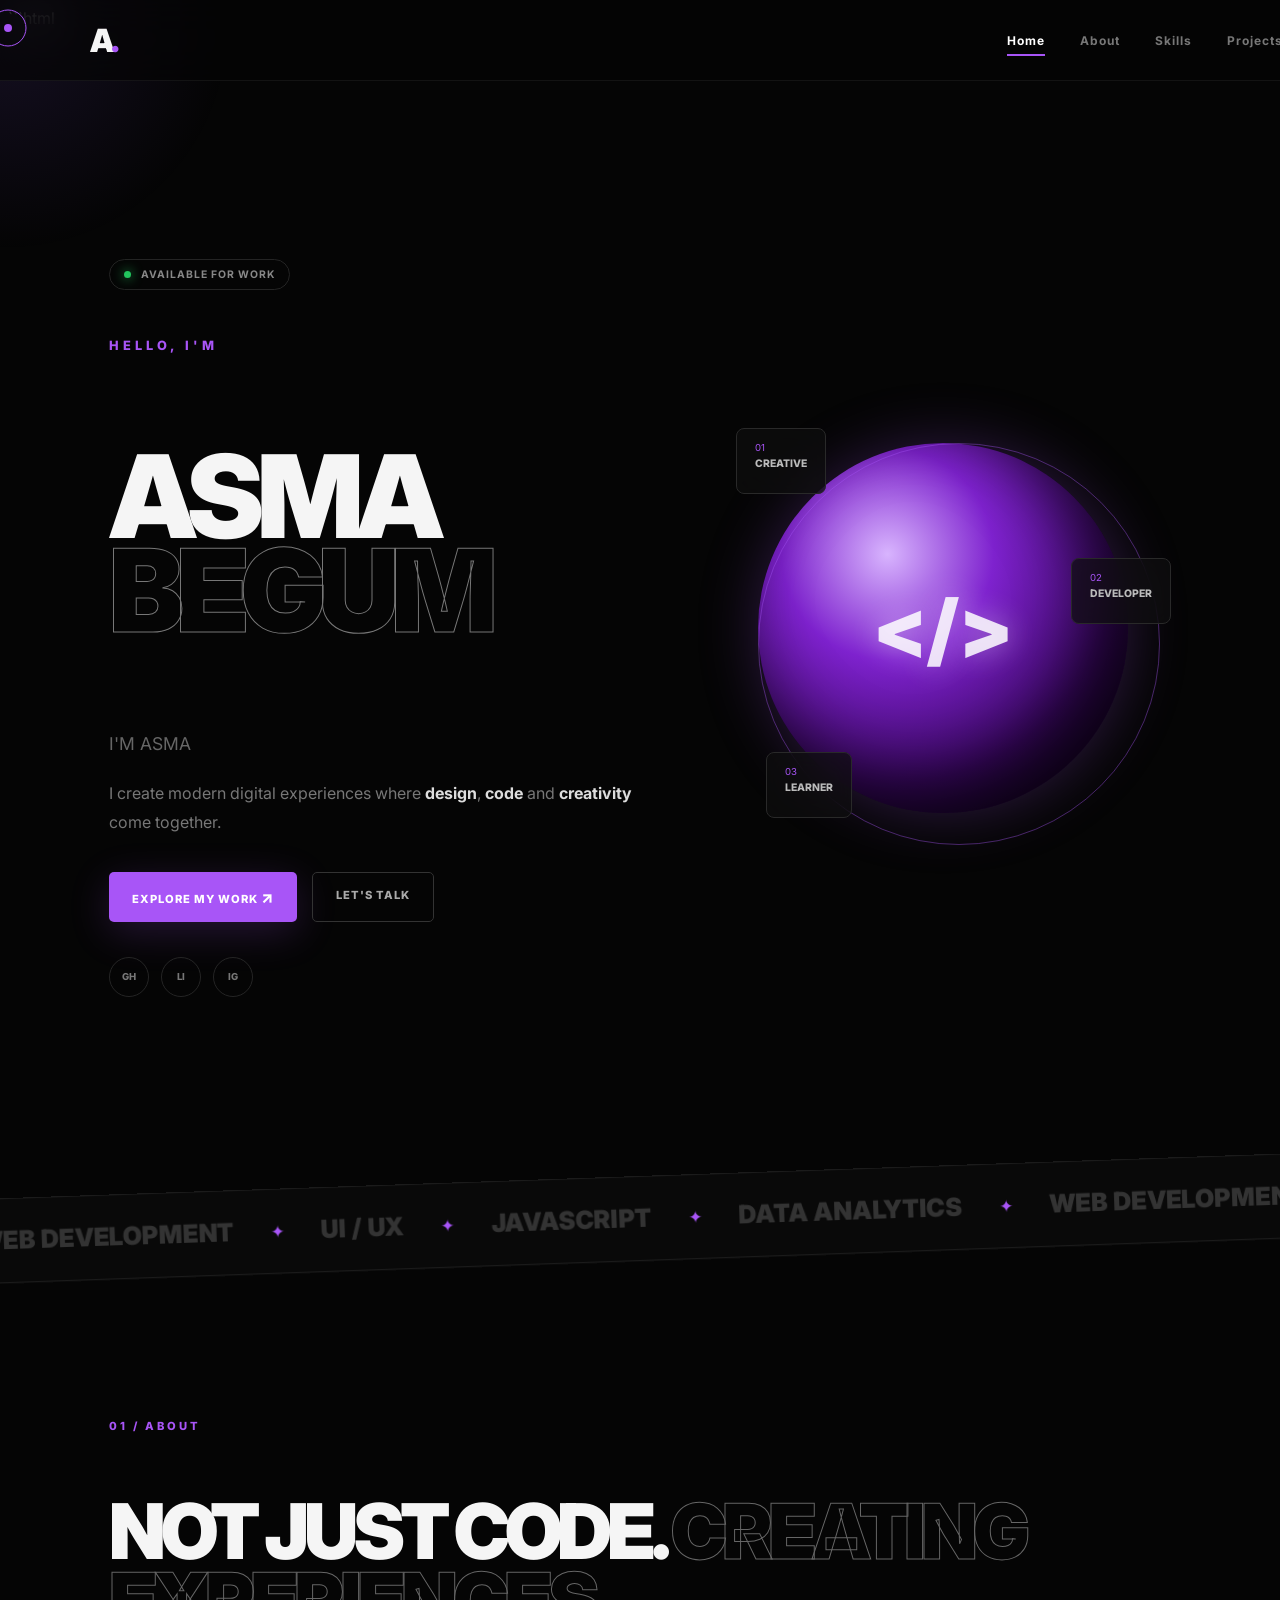
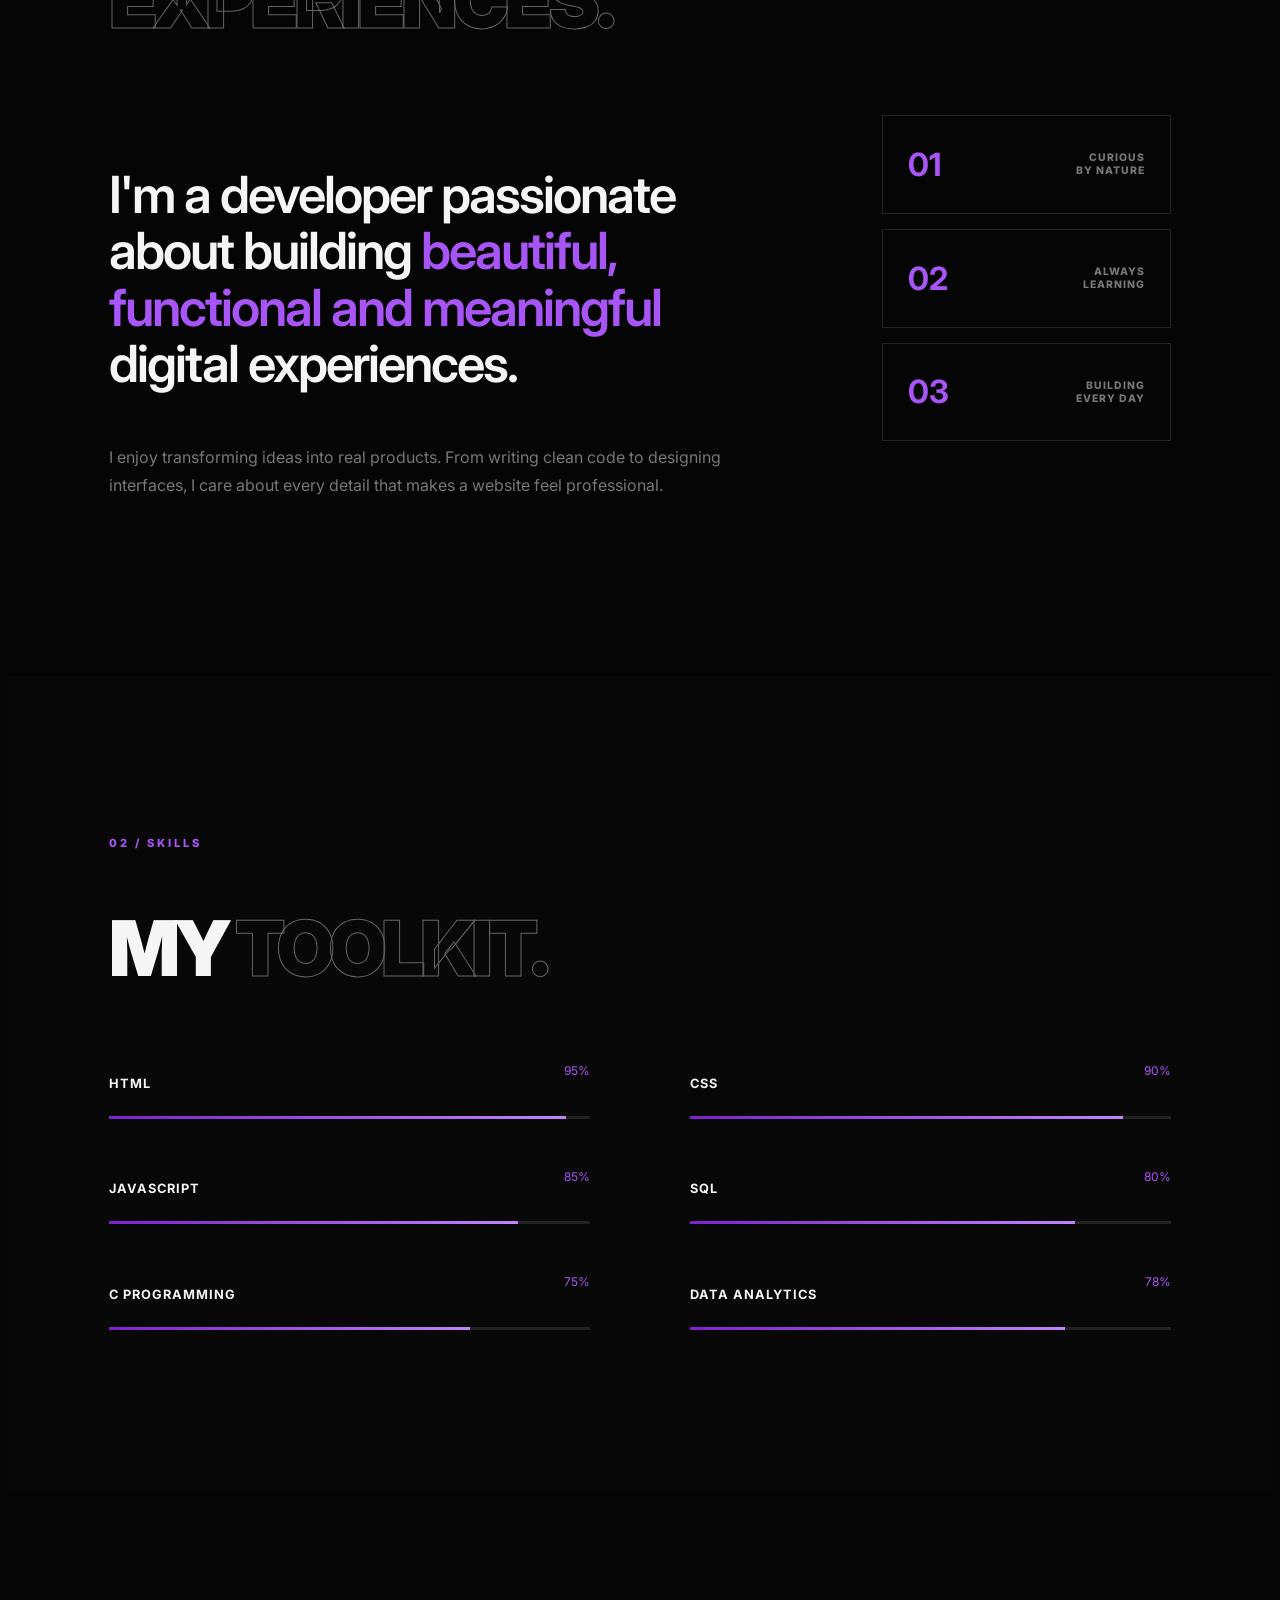
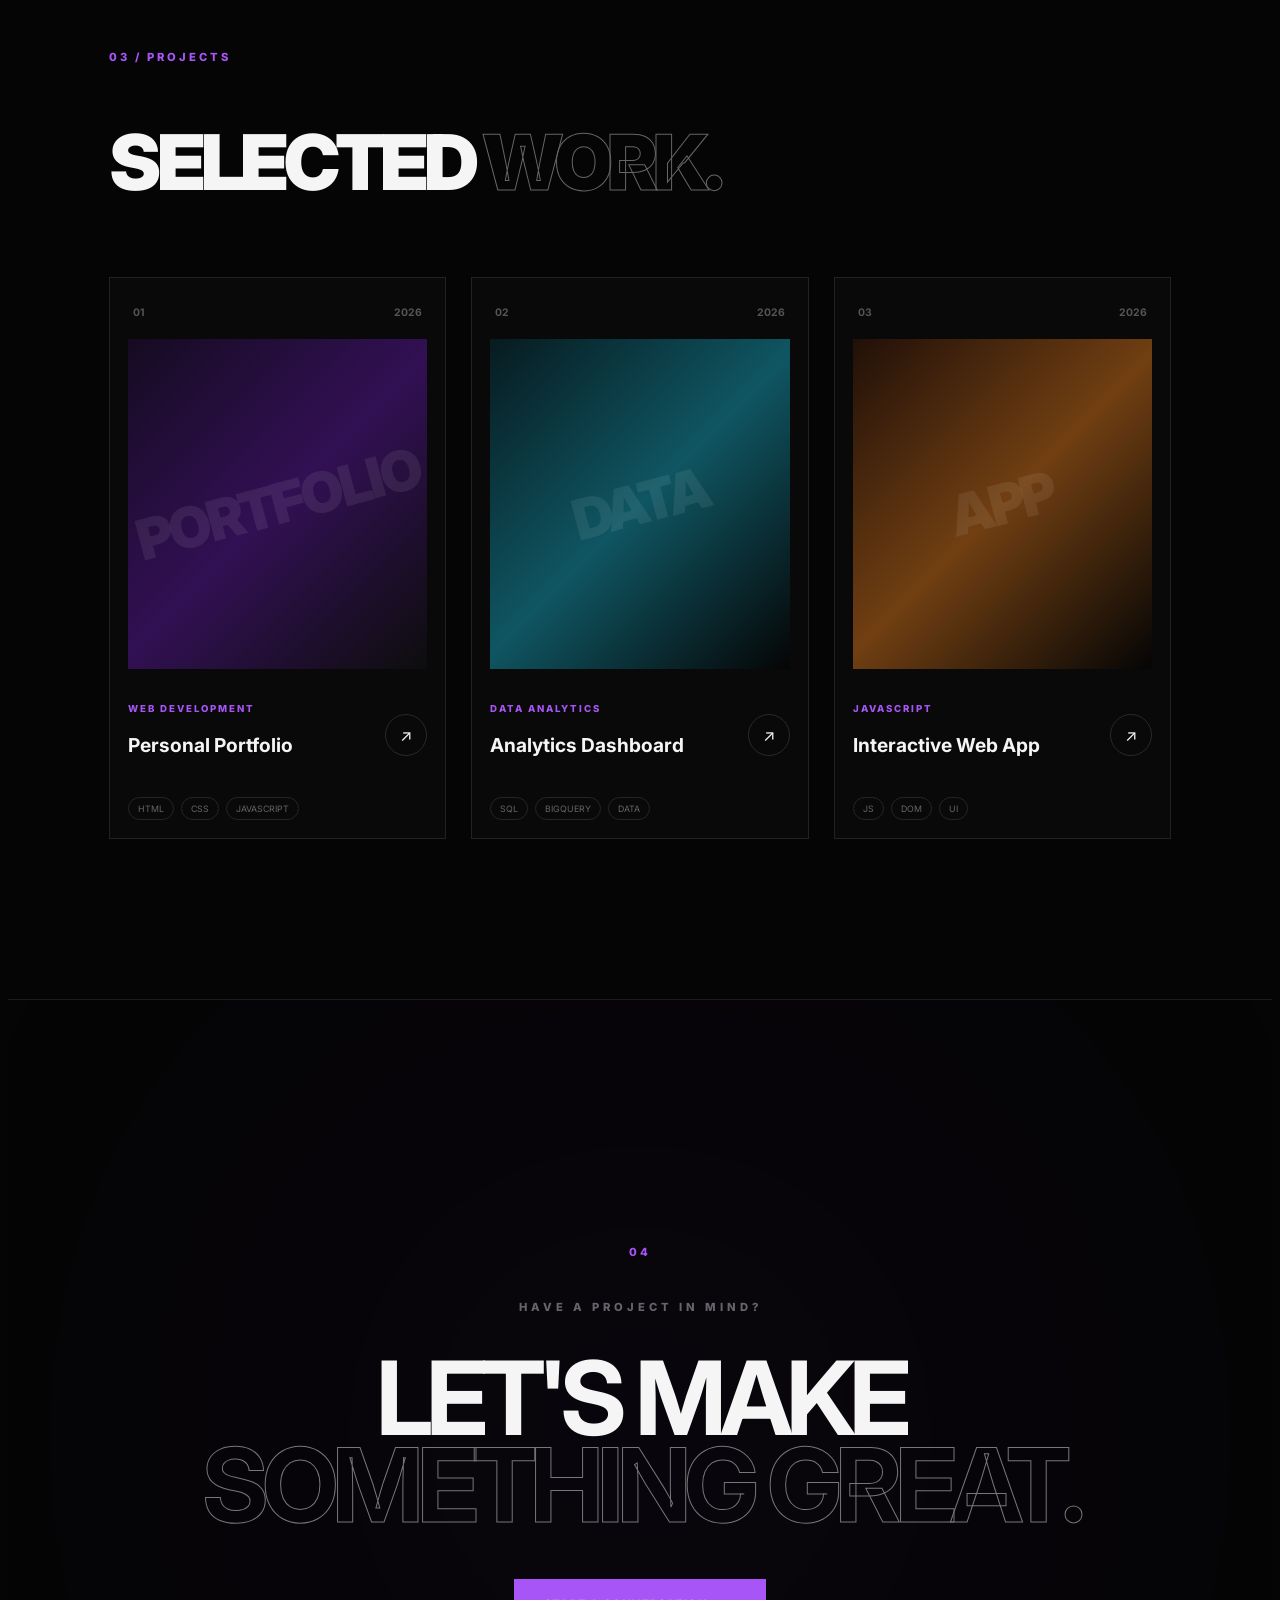
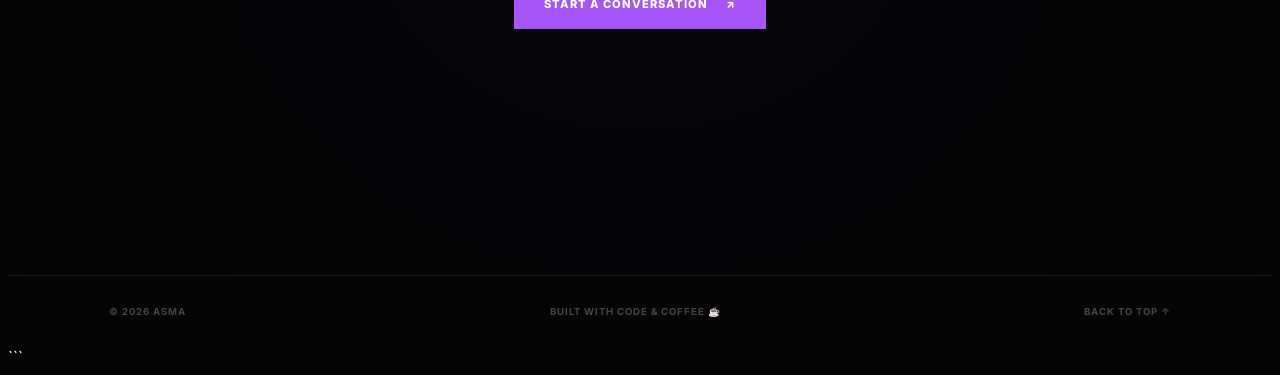
<file: OIBSIP/TASk1/index.html>
```html
<!DOCTYPE html>
<html lang="en">

<head>
    <meta charset="UTF-8">
    <meta name="viewport" content="width=device-width, initial-scale=1.0">

    <title>ASMA — Creative Developer</title>

    <link rel="stylesheet" href="style.css">

    <link rel="preconnect" href="https://fonts.googleapis.com">
    <link rel="preconnect" href="https://fonts.gstatic.com" crossorigin>

    <link href="https://fonts.googleapis.com/css2?family=Inter:wght@400;500;600;700;800;900&display=swap"
        rel="stylesheet">
</head>

<body>

    <!-- CUSTOM CURSOR -->
    <div class="cursor"></div>
    <div class="cursor-outline"></div>

    <!-- MOUSE GLOW -->
    <div class="mouse-glow"></div>


    <!-- NAVBAR -->
    <header class="navbar">

        <a href="#home" class="logo">
            A<span>.</span>
        </a>

        <nav id="nav">

            <a href="#home" class="nav-link active">Home</a>
            <a href="#about" class="nav-link">About</a>
            <a href="#skills" class="nav-link">Skills</a>
            <a href="#projects" class="nav-link">Projects</a>
            <a href="#contact" class="nav-link">Contact</a>

        </nav>

        <button class="menu" id="menu">
            ☰
        </button>

    </header>


    <!-- HERO -->
    <section class="hero" id="home">

        <div class="hero-left">

            <div class="available">
                <span></span>
                AVAILABLE FOR WORK
            </div>

            <p class="intro">
                HELLO, I'M
            </p>

            <h1>
                ASMA
                <br>
                <span>BEGUM</span>
            </h1>

            <div class="hero-role">
                <span>I'M ASMA</span>
                <strong id="typing"></strong>
            </div>

            <p class="hero-text">
                I create modern digital experiences where
                <b>design</b>, <b>code</b> and <b>creativity</b>
                come together.
            </p>

            <div class="hero-buttons">

                <a href="#projects" class="btn main-btn">
                    EXPLORE MY WORK
                    <span>↗</span>
                </a>

                <a href="#contact" class="btn outline-btn">
                    LET'S TALK
                </a>

            </div>

            <div class="socials">

                <a href="#">GH</a>
                <a href="#">LI</a>
                <a href="#">IG</a>

            </div>

        </div>


        <!-- HERO RIGHT -->
        <div class="hero-right">

            <div class="orb">

                <div class="orb-inner">
                    <span>&lt;/&gt;</span>
                </div>

            </div>

            <div class="floating-card card-one">
                <span>01</span>
                <p>CREATIVE</p>
            </div>

            <div class="floating-card card-two">
                <span>02</span>
                <p>DEVELOPER</p>
            </div>

            <div class="floating-card card-three">
                <span>03</span>
                <p>LEARNER</p>
            </div>

        </div>

    </section>


    <!-- MARQUEE -->
    <div class="marquee">

        <div class="marquee-track">

            <span>WEB DEVELOPMENT</span>
            <i>✦</i>
            <span>UI / UX</span>
            <i>✦</i>
            <span>JAVASCRIPT</span>
            <i>✦</i>
            <span>DATA ANALYTICS</span>
            <i>✦</i>

            <span>WEB DEVELOPMENT</span>
            <i>✦</i>
            <span>UI / UX</span>
            <i>✦</i>
            <span>JAVASCRIPT</span>
            <i>✦</i>
            <span>DATA ANALYTICS</span>
            <i>✦</i>

        </div>

    </div>


    <!-- ABOUT -->
    <section class="section" id="about">

        <div class="section-label">
            01 / ABOUT
        </div>

        <div class="section-heading">

            <h2>
                NOT JUST CODE.
                <span>CREATING EXPERIENCES.</span>
            </h2>

        </div>


        <div class="about-content">

            <div class="about-main">

                <p class="big-text">
                    I'm a developer passionate about building
                    <span>beautiful, functional and meaningful</span>
                    digital experiences.
                </p>

                <p>
                    I enjoy transforming ideas into real products.
                    From writing clean code to designing interfaces,
                    I care about every detail that makes a website
                    feel professional.
                </p>

            </div>


            <div class="about-side">

                <div class="number-box">
                    <strong>01</strong>
                    <p>CURIOUS<br>BY NATURE</p>
                </div>

                <div class="number-box">
                    <strong>02</strong>
                    <p>ALWAYS<br>LEARNING</p>
                </div>

                <div class="number-box">
                    <strong>03</strong>
                    <p>BUILDING<br>EVERY DAY</p>
                </div>

            </div>

        </div>

    </section>


    <!-- SKILLS -->
    <section class="section skills-section" id="skills">

        <div class="section-label">
            02 / SKILLS
        </div>

        <div class="section-heading">

            <h2>
                MY <span>TOOLKIT.</span>
            </h2>

        </div>


        <div class="skills-container">

            <div class="skill">

                <div class="skill-top">
                    <h3>HTML</h3>
                    <span>95%</span>
                </div>

                <div class="bar">
                    <div class="fill" style="width:95%"></div>
                </div>

            </div>


            <div class="skill">

                <div class="skill-top">
                    <h3>CSS</h3>
                    <span>90%</span>
                </div>

                <div class="bar">
                    <div class="fill" style="width:90%"></div>
                </div>

            </div>


            <div class="skill">

                <div class="skill-top">
                    <h3>JAVASCRIPT</h3>
                    <span>85%</span>
                </div>

                <div class="bar">
                    <div class="fill" style="width:85%"></div>
                </div>

            </div>


            <div class="skill">

                <div class="skill-top">
                    <h3>SQL</h3>
                    <span>80%</span>
                </div>

                <div class="bar">
                    <div class="fill" style="width:80%"></div>
                </div>

            </div>


            <div class="skill">

                <div class="skill-top">
                    <h3>C PROGRAMMING</h3>
                    <span>75%</span>
                </div>

                <div class="bar">
                    <div class="fill" style="width:75%"></div>
                </div>

            </div>


            <div class="skill">

                <div class="skill-top">
                    <h3>DATA ANALYTICS</h3>
                    <span>78%</span>
                </div>

                <div class="bar">
                    <div class="fill" style="width:78%"></div>
                </div>

            </div>

        </div>

    </section>


    <!-- PROJECTS -->
    <section class="section" id="projects">

        <div class="section-label">
            03 / PROJECTS
        </div>

        <div class="section-heading">

            <h2>
                SELECTED <span>WORK.</span>
            </h2>

        </div>


        <div class="projects">


            <!-- PROJECT 1 -->
            <article class="project">

                <div class="project-top">

                    <span>01</span>

                    <span>2026</span>

                </div>

                <div class="project-visual visual-one">

                    <div class="visual-text">
                        PORTFOLIO
                    </div>

                </div>

                <div class="project-info">

                    <div>

                        <p>WEB DEVELOPMENT</p>

                        <h3>Personal Portfolio</h3>

                    </div>

                    <a href="#">↗</a>

                </div>

                <div class="tags">

                    <span>HTML</span>
                    <span>CSS</span>
                    <span>JAVASCRIPT</span>

                </div>

            </article>


            <!-- PROJECT 2 -->
            <article class="project">

                <div class="project-top">

                    <span>02</span>

                    <span>2026</span>

                </div>

                <div class="project-visual visual-two">

                    <div class="visual-text">
                        DATA
                    </div>

                </div>

                <div class="project-info">

                    <div>

                        <p>DATA ANALYTICS</p>

                        <h3>Analytics Dashboard</h3>

                    </div>

                    <a href="#">↗</a>

                </div>

                <div class="tags">

                    <span>SQL</span>
                    <span>BIGQUERY</span>
                    <span>DATA</span>

                </div>

            </article>


            <!-- PROJECT 3 -->
            <article class="project">

                <div class="project-top">

                    <span>03</span>

                    <span>2026</span>

                </div>

                <div class="project-visual visual-three">

                    <div class="visual-text">
                        APP
                    </div>

                </div>

                <div class="project-info">

                    <div>

                        <p>JAVASCRIPT</p>

                        <h3>Interactive Web App</h3>

                    </div>

                    <a href="#">↗</a>

                </div>

                <div class="tags">

                    <span>JS</span>
                    <span>DOM</span>
                    <span>UI</span>

                </div>

            </article>


        </div>

    </section>


    <!-- CTA -->
    <section class="cta" id="contact">

        <div class="cta-number">
            04
        </div>

        <p>
            HAVE A PROJECT IN MIND?
        </p>

        <h2>
            LET'S MAKE
            <span>SOMETHING GREAT.</span>
        </h2>

        <a href="mailto:yourmail@example.com" class="cta-button">
            START A CONVERSATION
            <span>↗</span>
        </a>

    </section>


    <!-- FOOTER -->
    <footer>

        <div>
            © 2026 ASMA
        </div>

        <div>
            BUILT WITH CODE & COFFEE ☕
        </div>

        <a href="#home">
            BACK TO TOP ↑
        </a>

    </footer>


    <script src="script.js"></script>

</body>

</html>
```
</file>
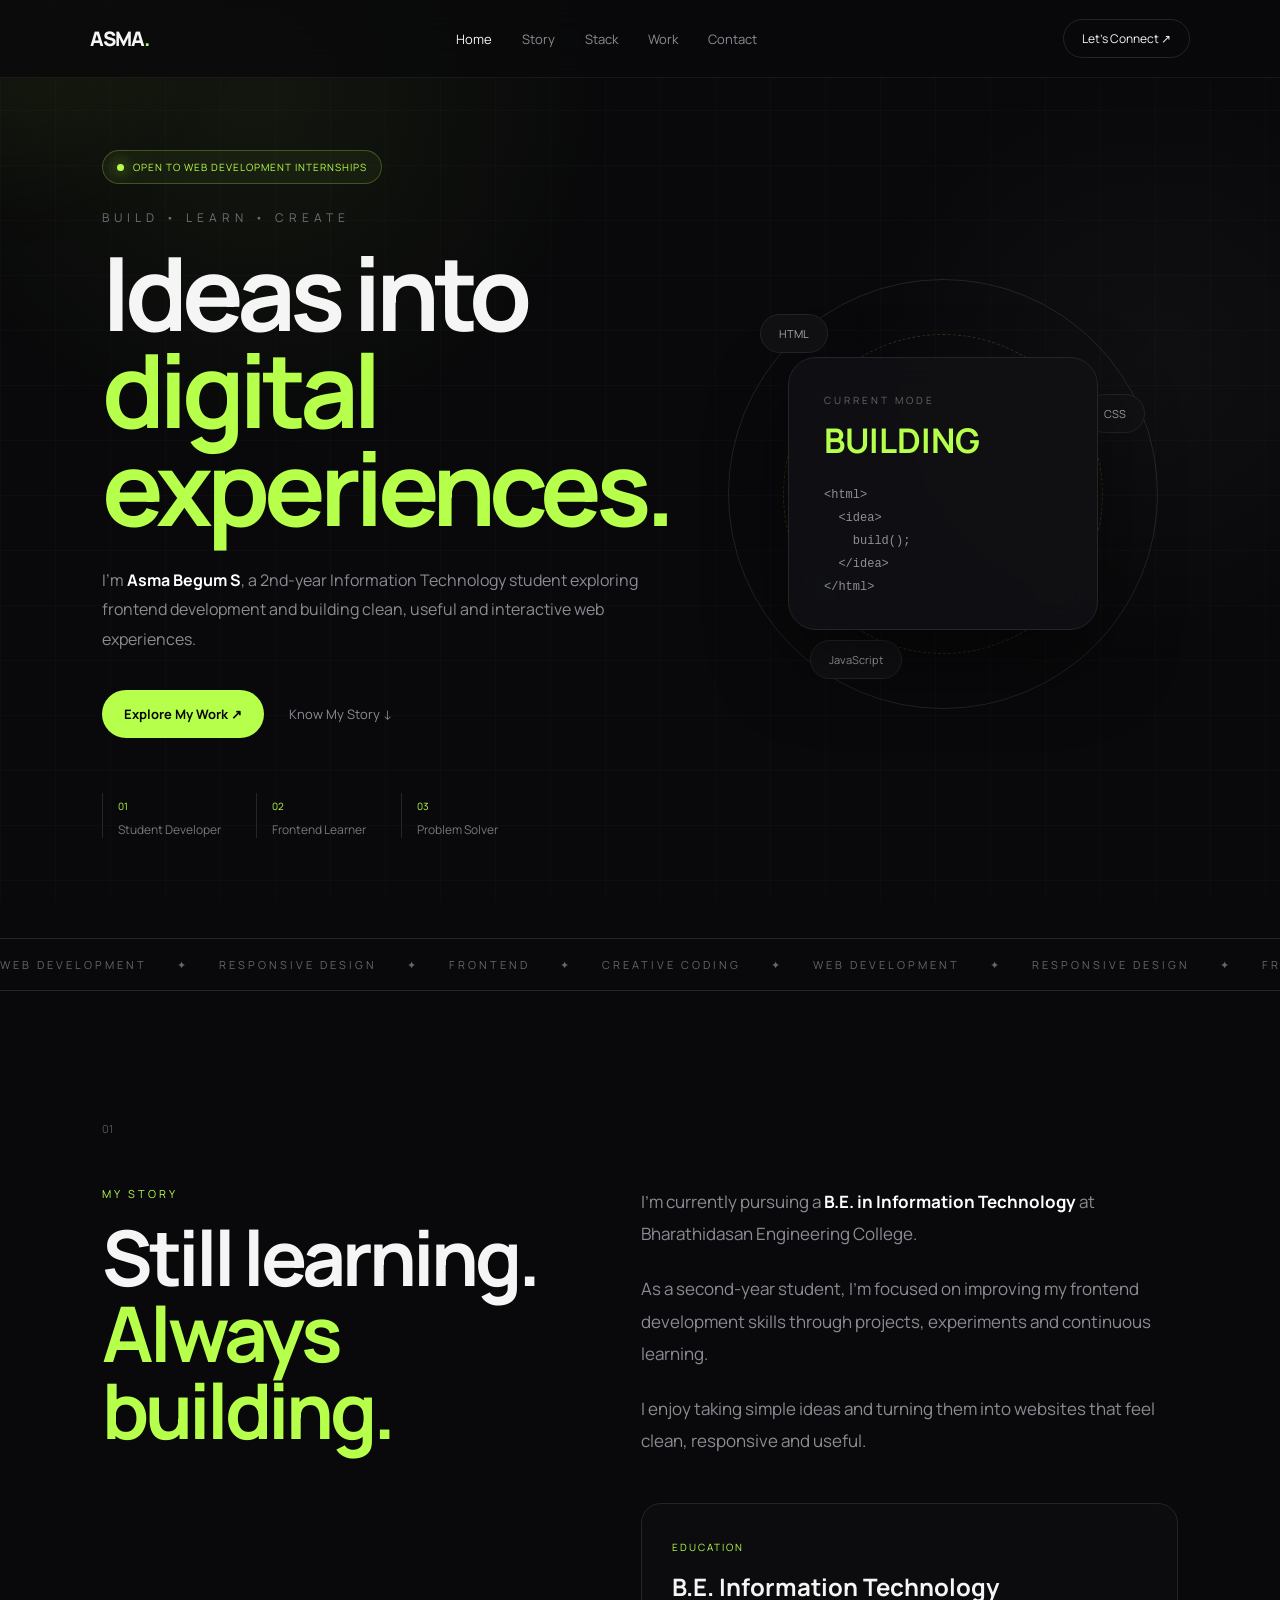
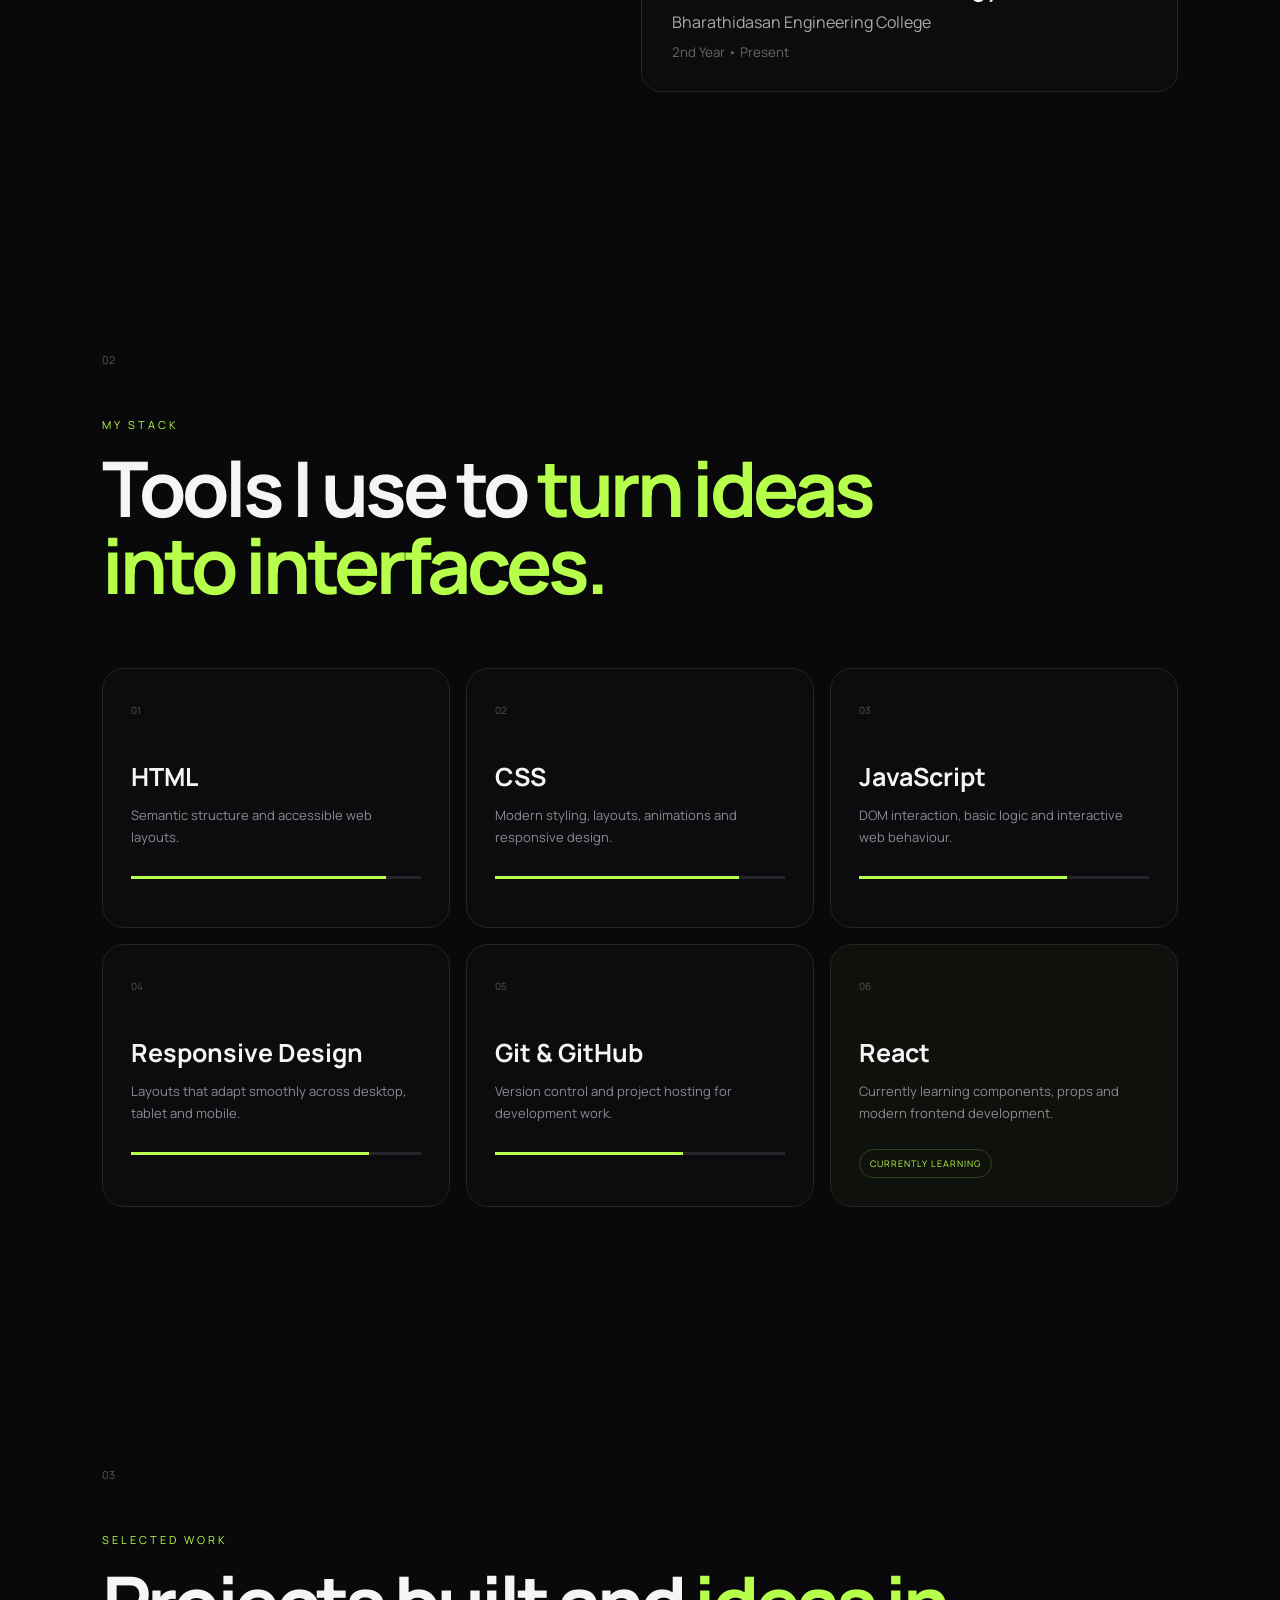
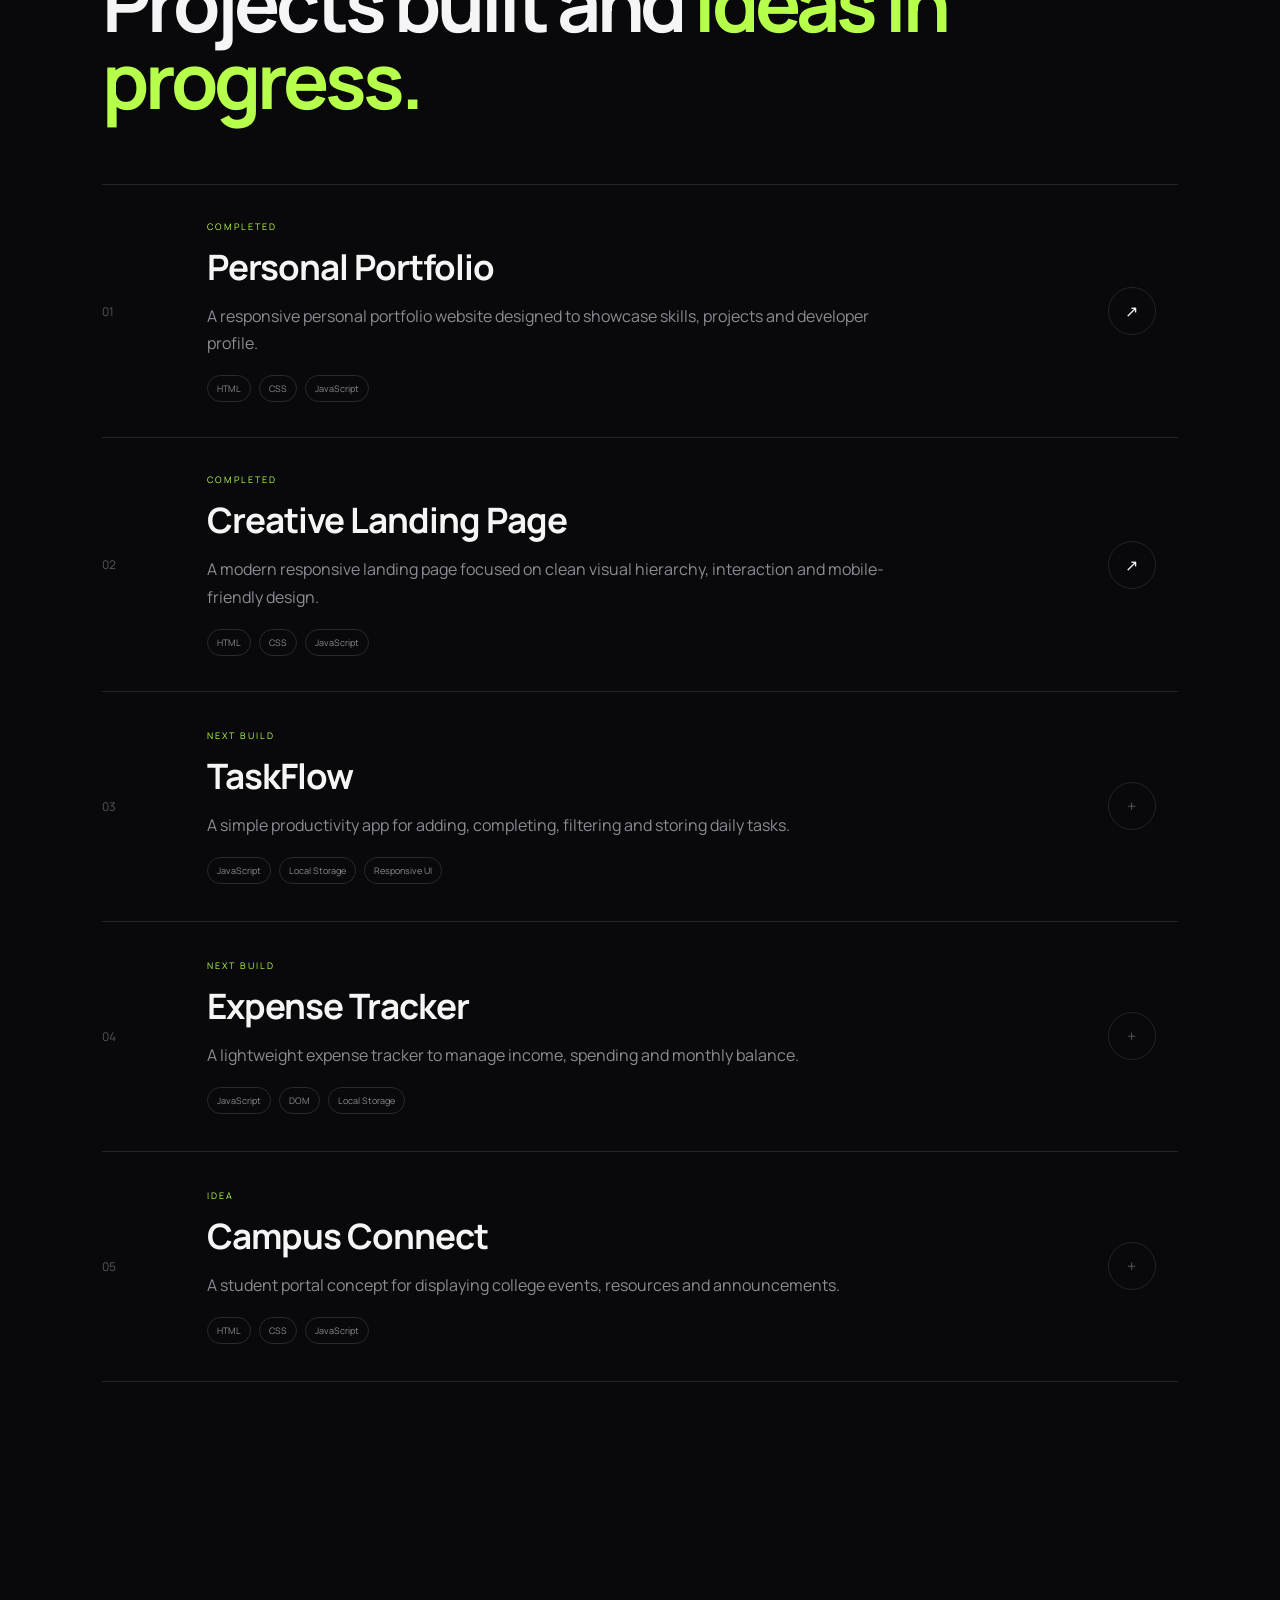
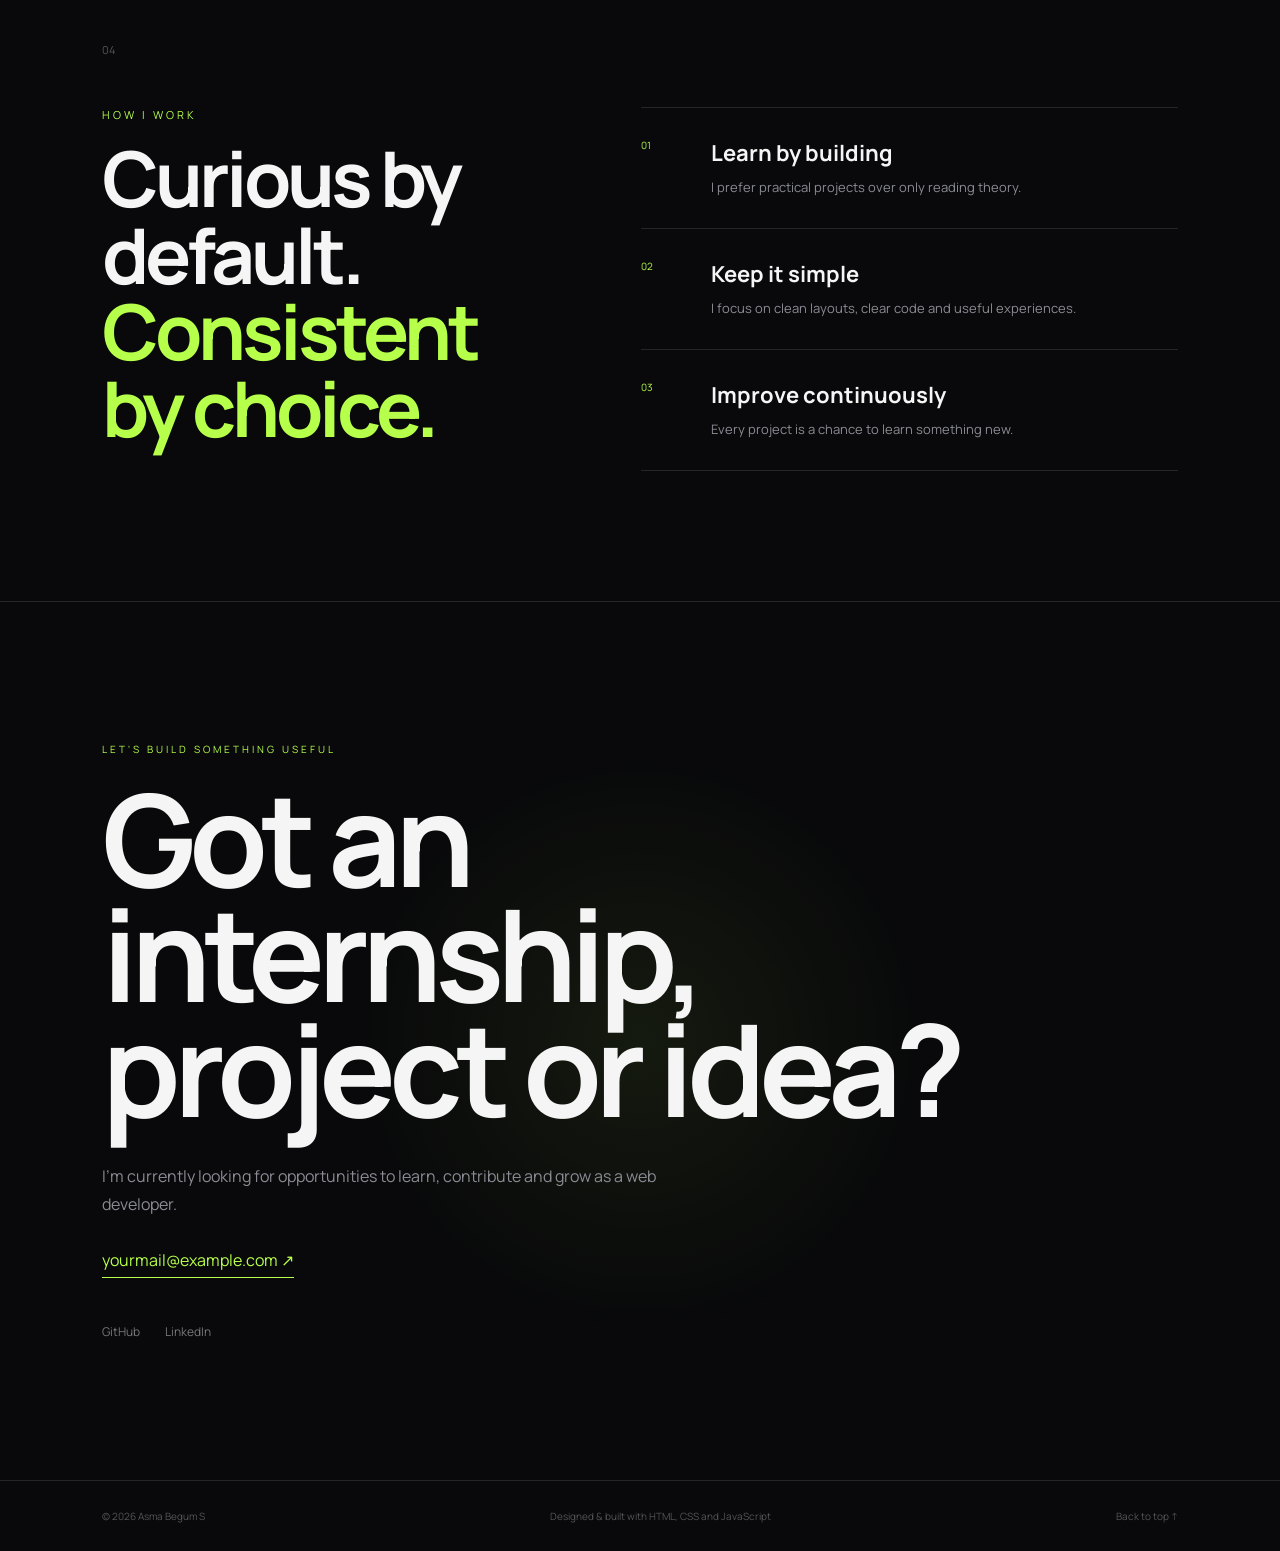
<file: OIBSIP/TASK2/index.html>
<!DOCTYPE html>
<html lang="en">
<head>
  <meta charset="UTF-8" />
  <meta name="viewport" content="width=device-width, initial-scale=1.0" />
  <title>Asma Begum S | Web Developer</title>

  <link rel="stylesheet" href="style.css" />
  <link rel="preconnect" href="https://fonts.googleapis.com">
  <link rel="preconnect" href="https://fonts.gstatic.com" crossorigin>
  <link href="https://fonts.googleapis.com/css2?family=Manrope:wght@400;500;600;700;800&display=swap" rel="stylesheet">
</head>

<body>

  <div class="cursor-glow"></div>

  <!-- NAV -->
  <header class="navbar">
    <a href="#home" class="logo">ASMA<span>.</span></a>

    <nav>
      <a href="#home">Home</a>
      <a href="#story">Story</a>
      <a href="#stack">Stack</a>
      <a href="#work">Work</a>
      <a href="#contact">Contact</a>
    </nav>

    <a href="#contact" class="nav-btn">Let's Connect ↗</a>

    <button class="menu-btn" aria-label="Open menu">☰</button>
  </header>

  <!-- HERO -->
  <main>

    <section id="home" class="hero">

      <div class="hero-left">

        <div class="status-pill">
          <span></span>
          OPEN TO WEB DEVELOPMENT INTERNSHIPS
        </div>

        <p class="eyebrow">BUILD • LEARN • CREATE</p>

        <h1>
          Ideas into
          <span>digital experiences.</span>
        </h1>

        <p class="hero-text">
          I'm <strong>Asma Begum S</strong>, a 2nd-year Information Technology student
          exploring frontend development and building clean, useful and interactive web experiences.
        </p>

        <div class="hero-actions">
          <a href="#work" class="primary-btn">Explore My Work ↗</a>
          <a href="#story" class="text-btn">Know My Story ↓</a>
        </div>

        <div class="mini-info">
          <div>
            <span>01</span>
            <p>Student Developer</p>
          </div>

          <div>
            <span>02</span>
            <p>Frontend Learner</p>
          </div>

          <div>
            <span>03</span>
            <p>Problem Solver</p>
          </div>
        </div>

      </div>

      <div class="hero-right">

        <div class="visual-ring ring-one"></div>
        <div class="visual-ring ring-two"></div>

        <div class="center-card">
          <p class="card-label">CURRENT MODE</p>

          <h2 id="typingText">LEARNING</h2>

          <div class="code-lines">
            <span>&lt;html&gt;</span>
            <span>&nbsp;&nbsp;&lt;idea&gt;</span>
            <span>&nbsp;&nbsp;&nbsp;&nbsp;build();</span>
            <span>&nbsp;&nbsp;&lt;/idea&gt;</span>
            <span>&lt;/html&gt;</span>
          </div>
        </div>

        <div class="floating-pill pill-one">
          HTML
        </div>

        <div class="floating-pill pill-two">
          CSS
        </div>

        <div class="floating-pill pill-three">
          JavaScript
        </div>

      </div>

    </section>

    <!-- MOVING STRIP -->
    <section class="ticker">
      <div class="ticker-track">
        <span>WEB DEVELOPMENT</span>
        <span>✦</span>
        <span>RESPONSIVE DESIGN</span>
        <span>✦</span>
        <span>FRONTEND</span>
        <span>✦</span>
        <span>CREATIVE CODING</span>
        <span>✦</span>

        <span>WEB DEVELOPMENT</span>
        <span>✦</span>
        <span>RESPONSIVE DESIGN</span>
        <span>✦</span>
        <span>FRONTEND</span>
        <span>✦</span>
        <span>CREATIVE CODING</span>
        <span>✦</span>
      </div>
    </section>

    <!-- STORY -->
    <section id="story" class="section story">

      <div class="section-number">01</div>

      <div class="story-grid">

        <div class="story-title">
          <p>MY STORY</p>
          <h2>
            Still learning.
            <span>Always building.</span>
          </h2>
        </div>

        <div class="story-text">

          <p>
            I’m currently pursuing a
            <strong>B.E. in Information Technology</strong>
            at Bharathidasan Engineering College.
          </p>

          <p>
            As a second-year student, I’m focused on improving my frontend development skills
            through projects, experiments and continuous learning.
          </p>

          <p>
            I enjoy taking simple ideas and turning them into websites that feel clean,
            responsive and useful.
          </p>

          <div class="education-box">
            <span>EDUCATION</span>

            <h3>B.E. Information Technology</h3>

            <p>Bharathidasan Engineering College</p>

            <small>2nd Year • Present</small>
          </div>

        </div>

      </div>

    </section>

    <!-- STACK -->
    <section id="stack" class="section stack-section">

      <div class="section-number">02</div>

      <div class="section-heading">
        <p>MY STACK</p>
        <h2>
          Tools I use to
          <span>turn ideas into interfaces.</span>
        </h2>
      </div>

      <div class="stack-grid">

        <article class="stack-card">
          <span class="stack-index">01</span>
          <h3>HTML</h3>
          <p>Semantic structure and accessible web layouts.</p>
          <div class="level">
            <span style="width: 88%"></span>
          </div>
        </article>

        <article class="stack-card">
          <span class="stack-index">02</span>
          <h3>CSS</h3>
          <p>Modern styling, layouts, animations and responsive design.</p>
          <div class="level">
            <span style="width: 84%"></span>
          </div>
        </article>

        <article class="stack-card">
          <span class="stack-index">03</span>
          <h3>JavaScript</h3>
          <p>DOM interaction, basic logic and interactive web behaviour.</p>
          <div class="level">
            <span style="width: 72%"></span>
          </div>
        </article>

        <article class="stack-card">
          <span class="stack-index">04</span>
          <h3>Responsive Design</h3>
          <p>Layouts that adapt smoothly across desktop, tablet and mobile.</p>
          <div class="level">
            <span style="width: 82%"></span>
          </div>
        </article>

        <article class="stack-card">
          <span class="stack-index">05</span>
          <h3>Git & GitHub</h3>
          <p>Version control and project hosting for development work.</p>
          <div class="level">
            <span style="width: 65%"></span>
          </div>
        </article>

        <article class="stack-card learning">
          <span class="stack-index">06</span>
          <h3>React</h3>
          <p>Currently learning components, props and modern frontend development.</p>
          <div class="learning-tag">CURRENTLY LEARNING</div>
        </article>

      </div>

    </section>

    <!-- WORK -->
    <section id="work" class="section work-section">

      <div class="section-number">03</div>

      <div class="section-heading">
        <p>SELECTED WORK</p>
        <h2>
          Projects built and
          <span>ideas in progress.</span>
        </h2>
      </div>

      <div class="project-list">

        <article class="project-row">
          <div class="project-num">01</div>

          <div class="project-main">
            <p class="project-type">COMPLETED</p>

            <h3>Personal Portfolio</h3>

            <p>
              A responsive personal portfolio website designed to showcase skills,
              projects and developer profile.
            </p>

            <div class="tech">
              <span>HTML</span>
              <span>CSS</span>
              <span>JavaScript</span>
            </div>
          </div>

          <a href="#" class="project-arrow">↗</a>
        </article>

        <article class="project-row">
          <div class="project-num">02</div>

          <div class="project-main">
            <p class="project-type">COMPLETED</p>

            <h3>Creative Landing Page</h3>

            <p>
              A modern responsive landing page focused on clean visual hierarchy,
              interaction and mobile-friendly design.
            </p>

            <div class="tech">
              <span>HTML</span>
              <span>CSS</span>
              <span>JavaScript</span>
            </div>
          </div>

          <a href="#" class="project-arrow">↗</a>
        </article>

        <article class="project-row concept">
          <div class="project-num">03</div>

          <div class="project-main">
            <p class="project-type">NEXT BUILD</p>

            <h3>TaskFlow</h3>

            <p>
              A simple productivity app for adding, completing, filtering and storing daily tasks.
            </p>

            <div class="tech">
              <span>JavaScript</span>
              <span>Local Storage</span>
              <span>Responsive UI</span>
            </div>
          </div>

          <div class="project-arrow muted">+</div>
        </article>

        <article class="project-row concept">
          <div class="project-num">04</div>

          <div class="project-main">
            <p class="project-type">NEXT BUILD</p>

            <h3>Expense Tracker</h3>

            <p>
              A lightweight expense tracker to manage income, spending and monthly balance.
            </p>

            <div class="tech">
              <span>JavaScript</span>
              <span>DOM</span>
              <span>Local Storage</span>
            </div>
          </div>

          <div class="project-arrow muted">+</div>
        </article>

        <article class="project-row concept">
          <div class="project-num">05</div>

          <div class="project-main">
            <p class="project-type">IDEA</p>

            <h3>Campus Connect</h3>

            <p>
              A student portal concept for displaying college events, resources and announcements.
            </p>

            <div class="tech">
              <span>HTML</span>
              <span>CSS</span>
              <span>JavaScript</span>
            </div>
          </div>

          <div class="project-arrow muted">+</div>
        </article>

      </div>

    </section>

    <!-- WHY ME -->
    <section class="section values">

      <div class="section-number">04</div>

      <div class="values-grid">

        <div>
          <p class="mini-title">HOW I WORK</p>

          <h2>
            Curious by default.
            <span>Consistent by choice.</span>
          </h2>
        </div>

        <div class="values-list">

          <div class="value-item">
            <span>01</span>
            <div>
              <h3>Learn by building</h3>
              <p>I prefer practical projects over only reading theory.</p>
            </div>
          </div>

          <div class="value-item">
            <span>02</span>
            <div>
              <h3>Keep it simple</h3>
              <p>I focus on clean layouts, clear code and useful experiences.</p>
            </div>
          </div>

          <div class="value-item">
            <span>03</span>
            <div>
              <h3>Improve continuously</h3>
              <p>Every project is a chance to learn something new.</p>
            </div>
          </div>

        </div>

      </div>

    </section>

    <!-- CONTACT -->
    <section id="contact" class="contact-section">

      <p class="contact-small">LET'S BUILD SOMETHING USEFUL</p>

      <h2>
        Got an internship,
        project or idea?
      </h2>

      <p class="contact-text">
        I'm currently looking for opportunities to learn, contribute and grow as a web developer.
      </p>

      <a href="mailto:yourmail@example.com" class="contact-btn">
        yourmail@example.com ↗
      </a>

      <div class="contact-links">
        <a href="#" target="_blank">GitHub</a>
        <a href="#" target="_blank">LinkedIn</a>
      </div>

    </section>

  </main>

  <footer>
    <p>© 2026 Asma Begum S</p>
    <p>Designed & built with HTML, CSS and JavaScript</p>
    <a href="#home">Back to top ↑</a>
  </footer>

  <script src="script.js"></script>

</body>
</html>
</file>
<file: OIBSIP/TASk1/style.css>
```css
/* =========================
   RESET
========================= */

* {
    margin: 0;
    padding: 0;
    box-sizing: border-box;
}

html {
    scroll-behavior: smooth;
}

body {
    background: #050505;
    color: #f5f5f5;
    font-family: "Inter", sans-serif;
    overflow-x: hidden;
}

a {
    text-decoration: none;
    color: inherit;
}

button {
    font-family: inherit;
}


/* =========================
   CURSOR
========================= */

.cursor {
    position: fixed;

    width: 8px;
    height: 8px;

    background: #a855f7;

    border-radius: 50%;

    pointer-events: none;

    z-index: 9999;

    transform: translate(-50%, -50%);
}

.cursor-outline {
    position: fixed;

    width: 35px;
    height: 35px;

    border: 1px solid #a855f7;

    border-radius: 50%;

    pointer-events: none;

    z-index: 9998;

    transform: translate(-50%, -50%);

    transition:
        width .2s,
        height .2s;
}


/* =========================
   MOUSE GLOW
========================= */

.mouse-glow {
    position: fixed;

    width: 450px;
    height: 450px;

    border-radius: 50%;

    background: radial-gradient(
        circle,
        rgba(139, 92, 246, .12),
        transparent 70%
    );

    pointer-events: none;

    transform: translate(-50%, -50%);

    z-index: -1;
}


/* =========================
   NAVBAR
========================= */

.navbar {
    position: fixed;

    top: 0;
    left: 0;

    width: 100%;
    height: 80px;

    padding: 0 7%;

    display: flex;

    align-items: center;
    justify-content: space-between;

    background: rgba(5, 5, 5, .7);

    backdrop-filter: blur(20px);

    border-bottom: 1px solid rgba(255,255,255,.06);

    z-index: 1000;
}

.logo {
    font-size: 2rem;

    font-weight: 900;

    letter-spacing: -3px;
}

.logo span {
    color: #a855f7;
}

.navbar nav {
    display: flex;

    gap: 35px;
}

.nav-link {
    color: #777;

    font-size: .75rem;

    font-weight: 700;

    letter-spacing: 1px;

    transition: .3s;

    position: relative;
}

.nav-link:hover,
.nav-link.active {
    color: white;
}

.nav-link::after {
    content: "";

    position: absolute;

    left: 0;
    bottom: -8px;

    width: 0;
    height: 2px;

    background: #a855f7;

    transition: .3s;
}

.nav-link:hover::after,
.nav-link.active::after {
    width: 100%;
}

.menu {
    display: none;

    border: none;

    background: none;

    color: white;

    font-size: 1.5rem;

    cursor: pointer;
}


/* =========================
   HERO
========================= */

.hero {
    min-height: 100vh;

    padding: 150px 8% 100px;

    display: grid;

    grid-template-columns: 1.1fr .9fr;

    align-items: center;

    gap: 50px;

    position: relative;
}

.hero-left {
    max-width: 850px;
}

.available {
    display: inline-flex;

    align-items: center;

    gap: 10px;

    border: 1px solid #242424;

    padding: 8px 14px;

    border-radius: 50px;

    color: #888;

    font-size: .65rem;

    font-weight: 700;

    letter-spacing: 1px;

    margin-bottom: 35px;
}

.available span {
    width: 7px;
    height: 7px;

    border-radius: 50%;

    background: #22c55e;

    box-shadow: 0 0 12px #22c55e;
}

.intro {
    color: #a855f7;

    font-size: .8rem;

    font-weight: 800;

    letter-spacing: 4px;

    margin-bottom: 15px;
}

.hero h1 {
    font-size: clamp(4rem, 9vw, 9rem);

    line-height: .82;

    letter-spacing: -8px;

    font-weight: 900;
}

.hero h1 span {
    color: transparent;

    -webkit-text-stroke: 1px #777;

    transition: .4s;
}

.hero h1 span:hover {
    color: #a855f7;

    -webkit-text-stroke: 1px #a855f7;
}

.hero-role {
    display: flex;

    align-items: center;

    gap: 15px;

    margin-top: 40px;

    font-size: 1.1rem;
}

.hero-role span {
    color: #666;
}

.hero-role strong {
    color: #a855f7;

    min-width: 220px;
}

.hero-text {
    max-width: 560px;

    color: #777;

    margin-top: 25px;

    line-height: 1.8;
}

.hero-text b {
    color: #ddd;
}

.hero-buttons {
    display: flex;

    gap: 15px;

    margin-top: 35px;
}

.btn {
    padding: 15px 23px;

    border-radius: 5px;

    font-size: .7rem;

    font-weight: 800;

    letter-spacing: 1px;

    transition: .3s;
}

.main-btn {
    background: #a855f7;

    color: white;

    box-shadow: 0 10px 40px rgba(168,85,247,.2);
}

.main-btn:hover {
    background: #9333ea;

    transform: translateY(-5px);
}

.main-btn span {
    font-size: 1rem;
}

.outline-btn {
    border: 1px solid #333;

    color: #aaa;
}

.outline-btn:hover {
    border-color: #a855f7;

    color: white;

    transform: translateY(-5px);
}

.socials {
    display: flex;

    gap: 12px;

    margin-top: 35px;
}

.socials a {
    width: 38px;
    height: 38px;

    display: flex;

    align-items: center;
    justify-content: center;

    border: 1px solid #252525;

    border-radius: 50%;

    color: #777;

    font-size: .6rem;

    font-weight: 800;

    transition: .3s;
}

.socials a:hover {
    color: white;

    border-color: #a855f7;

    transform: translateY(-5px);
}


/* =========================
   HERO ORB
========================= */

.hero-right {
    position: relative;

    height: 600px;

    display: flex;

    align-items: center;

    justify-content: center;
}

.orb {
    width: 370px;
    height: 370px;

    border-radius: 50%;

    background:
        radial-gradient(
            circle at 35% 30%,
            #d8b4fe,
            #7e22ce 30%,
            #3b0764 65%,
            #09000f
        );

    box-shadow:
        0 0 60px rgba(168,85,247,.25),
        inset -30px -30px 70px rgba(0,0,0,.7);

    animation: orbFloat 6s ease-in-out infinite;
}

.orb::before {
    content: "";

    position: absolute;

    width: 400px;
    height: 400px;

    border-radius: 50%;

    border: 1px solid rgba(168,85,247,.4);

    animation: rotate 15s linear infinite;
}

.orb-inner {
    width: 100%;
    height: 100%;

    display: flex;

    align-items: center;
    justify-content: center;
}

.orb-inner span {
    font-size: 5rem;

    font-weight: 900;

    color: rgba(255,255,255,.85);

    text-shadow: 0 0 30px rgba(255,255,255,.4);
}

@keyframes orbFloat {

    0%, 100% {
        transform: translateY(0) rotate(0deg);
    }

    50% {
        transform: translateY(-25px) rotate(5deg);
    }

}

@keyframes rotate {

    from {
        transform: rotate(0deg);
    }

    to {
        transform: rotate(360deg);
    }

}


/* =========================
   FLOATING CARDS
========================= */

.floating-card {
    position: absolute;

    padding: 13px 18px;

    background: rgba(15,15,15,.7);

    border: 1px solid #292929;

    backdrop-filter: blur(15px);

    border-radius: 8px;

    animation: cardFloat 4s ease-in-out infinite;
}

.floating-card span {
    color: #a855f7;

    font-size: .6rem;
}

.floating-card p {
    color: #bbb;

    font-size: .65rem;

    font-weight: 800;

    margin-top: 4px;
}

.card-one {
    top: 100px;
    left: 20px;
}

.card-two {
    right: 0;
    top: 230px;

    animation-delay: 1s;
}

.card-three {
    bottom: 110px;
    left: 50px;

    animation-delay: 2s;
}

@keyframes cardFloat {

    0%,100% {
        transform: translateY(0);
    }

    50% {
        transform: translateY(-15px);
    }

}


/* =========================
   MARQUEE
========================= */

.marquee {
    overflow: hidden;

    border-top: 1px solid #1b1b1b;

    border-bottom: 1px solid #1b1b1b;

    padding: 25px 0;

    transform: rotate(-2deg) scale(1.05);

    background: #090909;
}

.marquee-track {
    display: flex;

    width: max-content;

    align-items: center;

    gap: 35px;

    animation: marquee 25s linear infinite;
}

.marquee span {
    font-size: 1.5rem;

    font-weight: 900;

    color: #333;

    white-space: nowrap;
}

.marquee i {
    color: #a855f7;

    font-style: normal;
}

@keyframes marquee {

    from {
        transform: translateX(0);
    }

    to {
        transform: translateX(-50%);
    }

}


/* =========================
   SECTIONS
========================= */

.section {
    max-width: 1400px;

    margin: auto;

    padding: 160px 8%;
}

.section-label {
    color: #a855f7;

    font-size: .7rem;

    font-weight: 800;

    letter-spacing: 3px;

    margin-bottom: 40px;
}

.section-heading h2 {
    font-size: clamp(3rem, 6vw, 7rem);

    line-height: .9;

    letter-spacing: -5px;

    font-weight: 900;
}

.section-heading h2 span {
    color: transparent;

    -webkit-text-stroke: 1px #666;
}


/* =========================
   ABOUT
========================= */

.about-content {
    display: grid;

    grid-template-columns: 1.4fr .6fr;

    gap: 100px;

    margin-top: 80px;
}

.about-main .big-text {
    font-size: clamp(2rem, 4vw, 4rem);

    line-height: 1.1;

    font-weight: 600;

    letter-spacing: -2px;
}

.about-main .big-text span {
    color: #a855f7;
}

.about-main > p:last-child {
    max-width: 650px;

    color: #777;

    margin-top: 35px;

    line-height: 1.8;
}

.about-side {
    display: flex;

    flex-direction: column;

    gap: 15px;
}

.number-box {
    display: flex;

    align-items: center;

    justify-content: space-between;

    padding: 25px;

    border: 1px solid #222;

    transition: .3s;
}

.number-box:hover {
    border-color: #a855f7;

    transform: translateX(10px);
}

.number-box strong {
    font-size: 2rem;

    color: #a855f7;
}

.number-box p {
    font-size: .65rem;

    font-weight: 800;

    letter-spacing: 1px;

    color: #777;

    text-align: right;
}


/* =========================
   SKILLS
========================= */

.skills-section {
    background: #080808;
}

.skills-container {
    margin-top: 80px;

    display: grid;

    grid-template-columns: 1fr 1fr;

    gap: 50px 100px;
}

.skill-top {
    display: flex;

    justify-content: space-between;

    margin-bottom: 12px;
}

.skill-top h3 {
    font-size: .8rem;

    letter-spacing: 1px;
}

.skill-top span {
    color: #a855f7;

    font-size: .75rem;
}

.bar {
    height: 3px;

    background: #222;

    overflow: hidden;
}

.fill {
    height: 100%;

    background: linear-gradient(
        90deg,
        #7e22ce,
        #c084fc
    );

    transform-origin: left;

    animation: grow 2s ease forwards;
}

@keyframes grow {

    from {
        transform: scaleX(0);
    }

    to {
        transform: scaleX(1);
    }

}


/* =========================
   PROJECTS
========================= */

.projects {
    margin-top: 80px;

    display: grid;

    grid-template-columns: repeat(3, 1fr);

    gap: 25px;
}

.project {
    border: 1px solid #222;

    padding: 18px;

    background: #090909;

    transition: .5s;
}

.project:hover {
    transform: translateY(-15px);

    border-color: #a855f7;

    box-shadow: 0 30px 70px rgba(0,0,0,.5);
}

.project-top {
    display: flex;

    justify-content: space-between;

    color: #555;

    font-size: .65rem;

    font-weight: 700;

    padding: 10px 5px 20px;
}

.project-visual {
    height: 330px;

    display: flex;

    align-items: center;

    justify-content: center;

    overflow: hidden;

    position: relative;
}

.visual-one {
    background:
        linear-gradient(
            135deg,
            #150b21,
            #321054,
            #0d0d0d
        );
}

.visual-two {
    background:
        linear-gradient(
            135deg,
            #071b20,
            #0f5662,
            #050505
        );
}

.visual-three {
    background:
        linear-gradient(
            135deg,
            #211008,
            #713f12,
            #050505
        );
}

.visual-text {
    font-size: 3.5rem;

    font-weight: 900;

    color: rgba(255,255,255,.08);

    letter-spacing: -3px;

    transform: rotate(-15deg);

    transition: .5s;
}

.project:hover .visual-text {
    color: rgba(255,255,255,.8);

    transform: rotate(0deg) scale(1.15);
}

.project-info {
    display: flex;

    align-items: center;

    justify-content: space-between;

    margin-top: 25px;
}

.project-info p {
    color: #a855f7;

    font-size: .6rem;

    font-weight: 800;

    letter-spacing: 2px;

    margin-bottom: 8px;
}

.project-info h3 {
    font-size: 1.2rem;
}

.project-info > a {
    width: 40px;
    height: 40px;

    display: flex;

    align-items: center;
    justify-content: center;

    border: 1px solid #292929;

    border-radius: 50%;

    transition: .3s;
}

.project-info > a:hover {
    background: #a855f7;

    border-color: #a855f7;
}

.tags {
    display: flex;

    gap: 7px;

    margin-top: 20px;
}

.tags span {
    border: 1px solid #252525;

    padding: 5px 9px;

    font-size: .55rem;

    color: #666;

    border-radius: 20px;
}


/* =========================
   CTA
========================= */

.cta {
    min-height: 75vh;

    padding: 100px 8%;

    display: flex;

    flex-direction: column;

    justify-content: center;

    align-items: center;

    text-align: center;

    border-top: 1px solid #1c1c1c;

    position: relative;

    overflow: hidden;
}

.cta::before {
    content: "";

    position: absolute;

    width: 600px;
    height: 600px;

    border-radius: 50%;

    background: #7e22ce;

    filter: blur(250px);

    opacity: .1;
}

.cta-number {
    color: #a855f7;

    font-size: .7rem;

    font-weight: 800;

    letter-spacing: 3px;

    margin-bottom: 30px;
}

.cta > p {
    color: #666;

    font-size: .7rem;

    font-weight: 800;

    letter-spacing: 4px;
}

.cta h2 {
    font-size: clamp(3.5rem, 8vw, 9rem);

    line-height: .85;

    letter-spacing: -7px;

    margin: 30px 0 50px;

    position: relative;
}

.cta h2 span {
    display: block;

    color: transparent;

    -webkit-text-stroke: 1px #777;
}

.cta-button {
    padding: 18px 30px;

    background: #a855f7;

    color: white;

    font-size: .7rem;

    font-weight: 800;

    letter-spacing: 1px;

    position: relative;

    transition: .3s;
}

.cta-button:hover {
    transform: scale(1.05);

    background: #9333ea;
}

.cta-button span {
    margin-left: 15px;
}


/* =========================
   FOOTER
========================= */

footer {
    border-top: 1px solid #1c1c1c;

    padding: 30px 8%;

    display: flex;

    justify-content: space-between;

    color: #444;

    font-size: .6rem;

    font-weight: 700;

    letter-spacing: 1px;
}

footer a:hover {
    color: #a855f7;
}


/* =========================
   RESPONSIVE
========================= */

@media (max-width: 1000px) {

    .hero {
        grid-template-columns: 1fr;
    }

    .hero-right {
        display: none;
    }

    .projects {
        grid-template-columns: 1fr 1fr;
    }

    .about-content {
        grid-template-columns: 1fr;
    }

}


@media (max-width: 700px) {

    .navbar {
        height: 70px;

        padding: 0 6%;
    }

    .navbar nav {
        display: none;

        position: absolute;

        top: 70px;
        left: 0;

        width: 100%;

        padding: 30px;

        background: #080808;

        flex-direction: column;

        gap: 25px;

        text-align: center;

        border-bottom: 1px solid #222;
    }

    .navbar nav.open {
        display: flex;
    }

    .menu {
        display: block;
    }

    .hero {
        padding: 130px 6% 80px;
    }

    .hero h1 {
        font-size: 4rem;

        letter-spacing: -4px;
    }

    .hero-role {
        flex-direction: column;

        align-items: flex-start;
    }

    .section {
        padding: 100px 6%;
    }

    .section-heading h2 {
        font-size: 3.2rem;

        letter-spacing: -3px;
    }

    .skills-container {
        grid-template-columns: 1fr;

        gap: 35px;
    }

    .projects {
        grid-template-columns: 1fr;
    }

    .project-visual {
        height: 280px;
    }

    .cta {
        min-height: 65vh;

        padding: 80px 6%;
    }

    .cta h2 {
        font-size: 4rem;

        letter-spacing: -4px;
    }

    footer {
        flex-direction: column;

        gap: 15px;

        padding: 30px 6%;
    }

    .cursor,
    .cursor-outline {
        display: none;
    }

}
```
</file>
<file: OIBSIP/TASK2/style.css>
* {
  margin: 0;
  padding: 0;
  box-sizing: border-box;
}

:root {
  --bg: #09090b;
  --card: #111114;
  --line: #242429;
  --text: #f5f5f5;
  --muted: #8b8b94;
  --accent: #b6ff4a;
}

html {
  scroll-behavior: smooth;
}

body {
  font-family: "Manrope", sans-serif;
  background: var(--bg);
  color: var(--text);
  overflow-x: hidden;
}

a {
  color: inherit;
  text-decoration: none;
}

body::before {
  content: "";
  position: fixed;
  inset: 0;
  z-index: -3;
  background:
    radial-gradient(circle at 20% 10%, rgba(182, 255, 74, 0.06), transparent 28%),
    radial-gradient(circle at 90% 40%, rgba(255, 255, 255, 0.03), transparent 25%);
}

body::after {
  content: "";
  position: fixed;
  inset: 0;
  z-index: -2;
  pointer-events: none;
  background-image:
    linear-gradient(rgba(255,255,255,0.02) 1px, transparent 1px),
    linear-gradient(90deg, rgba(255,255,255,0.02) 1px, transparent 1px);
  background-size: 55px 55px;
}


/* NAVBAR */

.navbar {
  position: fixed;
  top: 0;
  left: 0;
  width: 100%;
  height: 78px;
  padding: 0 7%;
  display: flex;
  align-items: center;
  justify-content: space-between;
  background: rgba(9,9,11,0.8);
  backdrop-filter: blur(18px);
  border-bottom: 1px solid rgba(255,255,255,0.06);
  z-index: 1000;
}

.logo {
  font-size: 20px;
  font-weight: 800;
  letter-spacing: -1px;
}

.logo span {
  color: var(--accent);
}

.navbar nav {
  display: flex;
  gap: 30px;
}

.navbar nav a {
  color: var(--muted);
  font-size: 13px;
  transition: 0.3s;
}

.navbar nav a:hover {
  color: var(--text);
}

.nav-btn {
  border: 1px solid var(--line);
  padding: 10px 18px;
  border-radius: 50px;
  font-size: 12px;
  transition: 0.3s;
}

.nav-btn:hover {
  color: #09090b;
  background: var(--accent);
  border-color: var(--accent);
}

.menu-btn {
  display: none;
  background: none;
  color: white;
  border: none;
  font-size: 24px;
  cursor: pointer;
}


/* HERO */

.hero {
  min-height: 100vh;
  padding: 150px 8% 100px;
  display: grid;
  grid-template-columns: 1.05fr 0.95fr;
  gap: 60px;
  align-items: center;
}

.status-pill {
  display: inline-flex;
  align-items: center;
  gap: 9px;
  color: var(--accent);
  border: 1px solid rgba(182,255,74,0.25);
  background: rgba(182,255,74,0.05);
  border-radius: 50px;
  padding: 9px 14px;
  font-size: 10px;
  letter-spacing: 1px;
  margin-bottom: 25px;
}

.status-pill span {
  width: 7px;
  height: 7px;
  background: var(--accent);
  border-radius: 50%;
  box-shadow: 0 0 15px var(--accent);
}

.eyebrow {
  color: #6f6f76;
  letter-spacing: 5px;
  font-size: 12px;
  margin-bottom: 18px;
}

.hero h1 {
  font-size: clamp(58px, 8vw, 115px);
  line-height: 0.95;
  letter-spacing: -6px;
  max-width: 800px;
}

.hero h1 span {
  color: var(--accent);
}

.hero-text {
  max-width: 650px;
  margin-top: 30px;
  line-height: 1.85;
  color: var(--muted);
  font-size: 16px;
}

.hero-text strong {
  color: white;
}

.hero-actions {
  margin-top: 35px;
  display: flex;
  align-items: center;
  gap: 25px;
}

.primary-btn {
  padding: 15px 22px;
  background: var(--accent);
  color: #080808;
  font-weight: 700;
  border-radius: 50px;
  font-size: 13px;
  transition: 0.3s;
}

.primary-btn:hover {
  transform: translateY(-3px);
  box-shadow: 0 12px 40px rgba(182,255,74,0.18);
}

.text-btn {
  color: var(--muted);
  font-size: 13px;
}

.text-btn:hover {
  color: white;
}

.mini-info {
  margin-top: 55px;
  display: flex;
  gap: 35px;
}

.mini-info div {
  border-left: 1px solid var(--line);
  padding-left: 15px;
}

.mini-info span {
  color: var(--accent);
  font-size: 10px;
}

.mini-info p {
  margin-top: 6px;
  font-size: 12px;
  color: #777;
}


/* HERO VISUAL */

.hero-right {
  min-height: 520px;
  position: relative;
  display: flex;
  align-items: center;
  justify-content: center;
}

.visual-ring {
  position: absolute;
  border-radius: 50%;
  border: 1px solid rgba(255,255,255,0.1);
}

.ring-one {
  width: 430px;
  height: 430px;
  animation: rotate 18s linear infinite;
}

.ring-two {
  width: 320px;
  height: 320px;
  border-style: dashed;
  border-color: rgba(182,255,74,0.18);
  animation: rotateReverse 13s linear infinite;
}

.center-card {
  position: relative;
  width: 310px;
  padding: 35px;
  background: rgba(17,17,20,0.9);
  border: 1px solid var(--line);
  border-radius: 28px;
  backdrop-filter: blur(16px);
  box-shadow: 0 35px 80px rgba(0,0,0,0.45);
  z-index: 2;
}

.card-label {
  font-size: 10px;
  color: #666;
  letter-spacing: 3px;
}

.center-card h2 {
  color: var(--accent);
  font-size: 34px;
  margin: 10px 0 25px;
}

.code-lines {
  display: flex;
  flex-direction: column;
  gap: 9px;
  font-family: monospace;
  font-size: 12px;
  color: #8e8e95;
}

.floating-pill {
  position: absolute;
  padding: 11px 18px;
  border: 1px solid var(--line);
  background: #111114;
  border-radius: 50px;
  font-size: 11px;
  color: #aaa;
  animation: float 4s ease-in-out infinite;
}

.pill-one {
  top: 80px;
  left: 30px;
}

.pill-two {
  right: 10px;
  top: 160px;
  animation-delay: 0.8s;
}

.pill-three {
  bottom: 75px;
  left: 80px;
  animation-delay: 1.4s;
}

@keyframes float {
  0%,100% { transform: translateY(0); }
  50% { transform: translateY(-12px); }
}

@keyframes rotate {
  from { transform: rotate(0deg); }
  to { transform: rotate(360deg); }
}

@keyframes rotateReverse {
  from { transform: rotate(360deg); }
  to { transform: rotate(0deg); }
}


/* TICKER */

.ticker {
  overflow: hidden;
  border-top: 1px solid var(--line);
  border-bottom: 1px solid var(--line);
  padding: 18px 0;
}

.ticker-track {
  width: max-content;
  display: flex;
  gap: 30px;
  font-size: 11px;
  letter-spacing: 3px;
  color: #666;
  animation: ticker 22s linear infinite;
}

@keyframes ticker {
  from { transform: translateX(0); }
  to { transform: translateX(-50%); }
}


/* COMMON */

.section {
  padding: 130px 8%;
}

.section-number {
  color: #555;
  font-size: 11px;
  margin-bottom: 50px;
}

.section-heading {
  max-width: 900px;
  margin-bottom: 65px;
}

.section-heading > p,
.story-title > p,
.mini-title {
  color: var(--accent);
  font-size: 11px;
  letter-spacing: 3px;
  margin-bottom: 18px;
}

.section-heading h2,
.story-title h2,
.values h2 {
  font-size: clamp(44px, 6vw, 78px);
  line-height: 1;
  letter-spacing: -4px;
}

.section-heading h2 span,
.story-title h2 span,
.values h2 span {
  color: var(--accent);
}


/* STORY */

.story-grid {
  display: grid;
  grid-template-columns: 0.9fr 1.1fr;
  gap: 100px;
}

.story-text > p {
  color: var(--muted);
  font-size: 17px;
  line-height: 1.9;
  margin-bottom: 23px;
}

.story-text strong {
  color: white;
}

.education-box {
  margin-top: 45px;
  padding: 30px;
  border: 1px solid var(--line);
  border-radius: 20px;
  background: rgba(255,255,255,0.015);
}

.education-box span {
  color: var(--accent);
  font-size: 10px;
  letter-spacing: 2px;
}

.education-box h3 {
  font-size: 24px;
  margin-top: 14px;
}

.education-box p {
  color: #aaa;
  margin-top: 8px;
}

.education-box small {
  display: block;
  margin-top: 10px;
  color: #666;
}


/* STACK */

.stack-grid {
  display: grid;
  grid-template-columns: repeat(3,1fr);
  gap: 16px;
}

.stack-card {
  min-height: 260px;
  padding: 28px;
  border: 1px solid var(--line);
  border-radius: 22px;
  background: rgba(255,255,255,0.015);
  transition: 0.35s;
}

.stack-card:hover {
  border-color: rgba(182,255,74,0.45);
  transform: translateY(-7px);
}

.stack-index {
  color: #555;
  font-size: 10px;
}

.stack-card h3 {
  font-size: 25px;
  margin-top: 40px;
}

.stack-card p {
  color: var(--muted);
  line-height: 1.7;
  font-size: 13px;
  margin-top: 10px;
}

.level {
  margin-top: 28px;
  height: 3px;
  background: #25252a;
  overflow: hidden;
}

.level span {
  display: block;
  height: 100%;
  background: var(--accent);
}

.learning {
  background: rgba(182,255,74,0.035);
}

.learning-tag {
  display: inline-block;
  margin-top: 25px;
  padding: 7px 10px;
  border: 1px solid rgba(182,255,74,0.2);
  color: var(--accent);
  font-size: 9px;
  letter-spacing: 1px;
  border-radius: 50px;
}


/* PROJECTS */

.project-list {
  border-top: 1px solid var(--line);
}

.project-row {
  min-height: 230px;
  display: grid;
  grid-template-columns: 80px 1fr 70px;
  gap: 25px;
  align-items: center;
  padding: 35px 0;
  border-bottom: 1px solid var(--line);
  transition: 0.35s;
}

.project-row:hover {
  padding-left: 20px;
  background: rgba(255,255,255,0.015);
}

.project-num {
  color: #555;
  font-size: 12px;
}

.project-type {
  color: var(--accent);
  font-size: 9px;
  letter-spacing: 2px;
  margin-bottom: 10px;
}

.project-main h3 {
  font-size: 35px;
  letter-spacing: -1px;
}

.project-main > p:not(.project-type) {
  max-width: 680px;
  color: var(--muted);
  line-height: 1.7;
  margin-top: 12px;
}

.tech {
  display: flex;
  flex-wrap: wrap;
  gap: 8px;
  margin-top: 18px;
}

.tech span {
  font-size: 9px;
  color: #8b8b90;
  border: 1px solid #2a2a2f;
  padding: 6px 9px;
  border-radius: 50px;
}

.project-arrow {
  width: 48px;
  height: 48px;
  border-radius: 50%;
  border: 1px solid var(--line);
  display: grid;
  place-items: center;
  transition: 0.3s;
}

.project-arrow:hover {
  background: var(--accent);
  color: #09090b;
}

.muted {
  color: #555;
}


/* VALUES */

.values-grid {
  display: grid;
  grid-template-columns: 0.9fr 1.1fr;
  gap: 100px;
}

.values-list {
  border-top: 1px solid var(--line);
}

.value-item {
  display: grid;
  grid-template-columns: 70px 1fr;
  padding: 30px 0;
  border-bottom: 1px solid var(--line);
}

.value-item > span {
  color: var(--accent);
  font-size: 10px;
}

.value-item h3 {
  font-size: 22px;
}

.value-item p {
  color: var(--muted);
  margin-top: 8px;
  line-height: 1.7;
  font-size: 13px;
}


/* CONTACT */

.contact-section {
  min-height: 90vh;
  padding: 140px 8%;
  display: flex;
  flex-direction: column;
  justify-content: center;
  border-top: 1px solid var(--line);
  background:
    radial-gradient(circle at 50% 50%, rgba(182,255,74,0.07), transparent 38%);
}

.contact-small {
  color: var(--accent);
  letter-spacing: 3px;
  font-size: 10px;
}

.contact-section h2 {
  max-width: 900px;
  font-size: clamp(60px, 10vw, 135px);
  line-height: 0.9;
  letter-spacing: -7px;
  margin-top: 25px;
}

.contact-text {
  color: var(--muted);
  max-width: 600px;
  margin-top: 35px;
  line-height: 1.8;
}

.contact-btn {
  margin-top: 30px;
  width: fit-content;
  border-bottom: 1px solid var(--accent);
  color: var(--accent);
  padding-bottom: 6px;
}

.contact-links {
  display: flex;
  gap: 25px;
  margin-top: 45px;
}

.contact-links a {
  color: #777;
  font-size: 12px;
}

.contact-links a:hover {
  color: white;
}


/* FOOTER */

footer {
  padding: 28px 8%;
  border-top: 1px solid var(--line);
  display: flex;
  justify-content: space-between;
  color: #555;
  font-size: 10px;
}


/* GLOW */

.cursor-glow {
  position: fixed;
  width: 330px;
  height: 330px;
  border-radius: 50%;
  pointer-events: none;
  background: rgba(182,255,74,0.045);
  filter: blur(55px);
  transform: translate(-50%, -50%);
  z-index: -1;
}


/* RESPONSIVE */

@media (max-width: 950px) {

  .navbar nav,
  .nav-btn {
    display: none;
  }

  .menu-btn {
    display: block;
  }

  .navbar nav.mobile-active {
    display: flex;
    position: absolute;
    top: 78px;
    left: 0;
    width: 100%;
    padding: 30px;
    background: #0d0d10;
    flex-direction: column;
    text-align: center;
    border-bottom: 1px solid var(--line);
  }

  .hero,
  .story-grid,
  .values-grid {
    grid-template-columns: 1fr;
  }

  .hero-right {
    margin-top: 20px;
  }

  .stack-grid {
    grid-template-columns: repeat(2,1fr);
  }

}


@media (max-width: 650px) {

  .navbar {
    padding: 0 5%;
  }

  .hero,
  .section,
  .contact-section {
    padding-left: 5%;
    padding-right: 5%;
  }

  .hero {
    padding-top: 125px;
  }

  .hero h1,
  .contact-section h2 {
    letter-spacing: -4px;
  }

  .hero-actions {
    flex-direction: column;
    align-items: flex-start;
  }

  .mini-info {
    flex-direction: column;
    gap: 15px;
  }

  .hero-right {
    min-height: 420px;
    transform: scale(0.85);
  }

  .stack-grid {
    grid-template-columns: 1fr;
  }

  .project-row {
    grid-template-columns: 50px 1fr;
  }

  .project-arrow {
    display: none;
  }

  footer {
    flex-direction: column;
    gap: 10px;
  }

}
</file>
